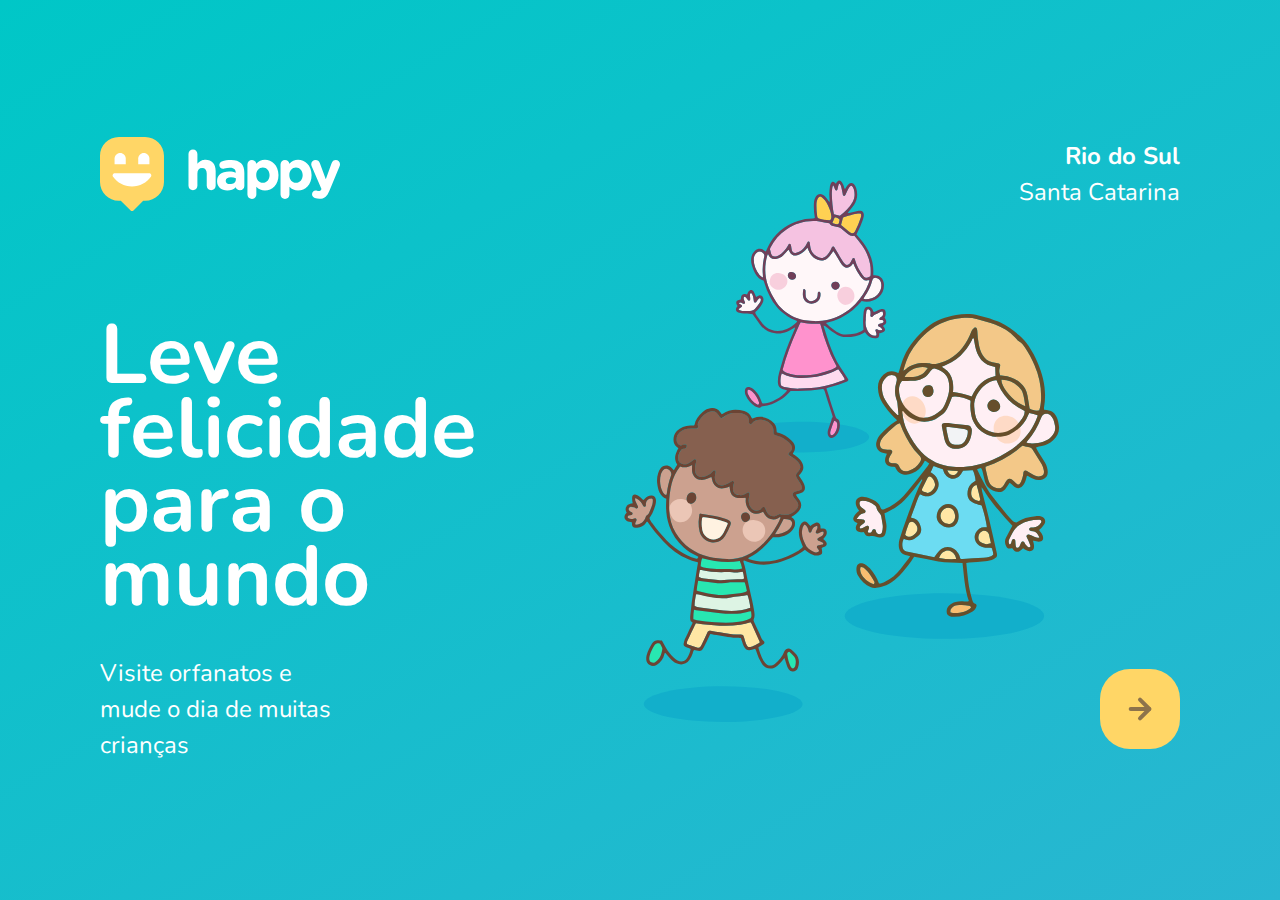
<file: index.html>
<!DOCTYPE html>
<html lang="pt-br">
    <head>
        <meta charset="UTF-8">
        <meta name="viewport" content="width=device-width, initial-scale=1.0">
        <title>Happy</title>
        <link rel="icon" href="./public/images/logo-icon.png">
        
        <link rel="stylesheet" href="./public/css/main.css">
        <link rel="stylesheet" href="./public/css/animations.css">
        <link rel="stylesheet" href="./public/css/page-landing.css">
        
        <link href="https://fonts.googleapis.com/css2?family=Nunito:wght@400;600;800&display=swap" rel="stylesheet">
        <!-- <link href="https://fonts.googleapis.com/css2?family=Nunito:ital,wght@0,400;0,600;1,800&display=swap" rel="stylesheet"> -->
    </head>
    <body>
        <div id="page-landing">
            <div id="container">
                <header>
                    <img 
                    class="animate-up"
                    id="logo" 
                    src="./public/images/logo.svg" 
                    alt="Logomarca de Happy">
        
                    <div class="location animate-up">
                        <strong>Rio do Sul</strong>
                        <p>Santa Catarina</p>
                    </div>
                </header>
                <main>
                    <h1 class="animate-up">Leve felicidade para o mundo</h1>
        
                    <section class="visit">
                        <p class="animate-up">Visite orfanatos e mude o dia de muitas crianças</p>
        
                        <a class="animate-up" href="orphanages.html" title="Visite orfanatos">
                            <img src="./public/images/arrow.svg">
                        </a>
                    </section>
                </main>
            </div>
        </div>
    </body>
</html>
</file>
<file: public/css/main.css>
* {
    margin: 0;
    padding: 0;
    box-sizing: border-box;
}

body {
    /* background: linear-gradient(329.54deg, #29b6d1 0%, #00c7c7 100%) no-repeat; */
    height: 100vh;
    color: white;
    /* background: #EBF2F5; */
}

:root {
    font-size: 62.5%;
    /* font-size: 100%; */
}

body, input, button, textarea {
    /* font-weight: 400;
    font-size: 18px;
    line-height: 1;
    font-family: 'Nunito', sans-serif; */

    font: 400 1.8rem/1 'Nunito', sans-serif; /* shorthand */
}
</file>
<file: public/css/animations.css>
/* animações */

@keyframes up {
    from {
        opacity: 0;
        transform: translateY(16px);
    }

    to {
        opacity: 1;
        transform: translateY(0);
    }
}

@keyframes right {
    from {
        transform: translateX(-100%);
    }
    
    to {
        transform: translateX(0);
    }
}

@keyframes appear {
    from {
        opacity: 0;
    }
    to {
    opacity: 1;
    }
}

.animate-up {
    animation-name: up;
    animation-duration: 300ms;
    animation-fill-mode: backwards;
}

.animate-right {
    animation-name: right;
    animation-duration: 300ms;
    
}

.animate-appear {
    animation-name: appear;
    animation-duration: 300ms;
    animation-fill-mode: backwards;
}
</file>
<file: public/css/page-landing.css>
#page-landing {
    background: linear-gradient(329.54deg, #29b6d1 0%, #00c7c7 100%) no-repeat;

    text-align: center;
    min-height: 100vh;

    display: flex;

    /* align-items: center; alinha apenas o posicionamento vertical dos elementos dentro do elemento container (pai) */
}

#container {
    margin: auto;

    width: min(90%, 112rem);
}

.location, h1, .visit p {
    height: 16vh;
}

#logo {
    animation-delay: 50ms;
}

.location {
    animation-delay: 100ms;
}

main h1 {
    animation-delay: 150ms;
    font-size: clamp(4rem, 8vw, 8.4rem);
}

.visit p {
    animation-delay: 200ms;
}

.visit a {
    width: 8rem;
    height: 8rem;
    background: #ffd666;

    border: none;
    border-radius: 3rem;

    display: flex;
    align-items: center;
    justify-content: center;

    margin: auto;

    transition: background .2s;
    animation-delay: 250ms;
}

.visit a:hover {
    background: #96feff;
}

/* desktop version */

@media (min-width: 760px) { /* necessário que o documento HTML contenha a tag meta name="viewport" */

    #container {
        /* shorthand background: image repeat position / size */
        padding: 5rem 2rem;
        background: url("../images/bg.svg") no-repeat 80% / clamp(30rem, 35vw, 56rem);
    }

    header {
        display: flex;
        align-items: center;
        justify-content: space-between;
    }

    .location, h1, .visit p {
        height: initial; /* altura padrão, antes de qualquer alteração do programador */
        text-align: initial;
    }

    .location {
        text-align: right;
        font-size: 2.4rem;
        line-height: 1.5;
    }

    main h1 {
        font-weight: bold;
        line-height: .88;

        margin: clamp(10%, 9vh, 12%) 0 4rem;

        width: min(300px, 80%);
    }

    .visit {
        display: flex;
        align-items: center;
        justify-content: space-between;
    }

    .visit p {
        font-size: 2.4rem;
        line-height: 1.5;
        width: clamp(20rem, 20vw, 30rem);
    }

    .visit a {
        margin: initial;
    }
}
</file>
